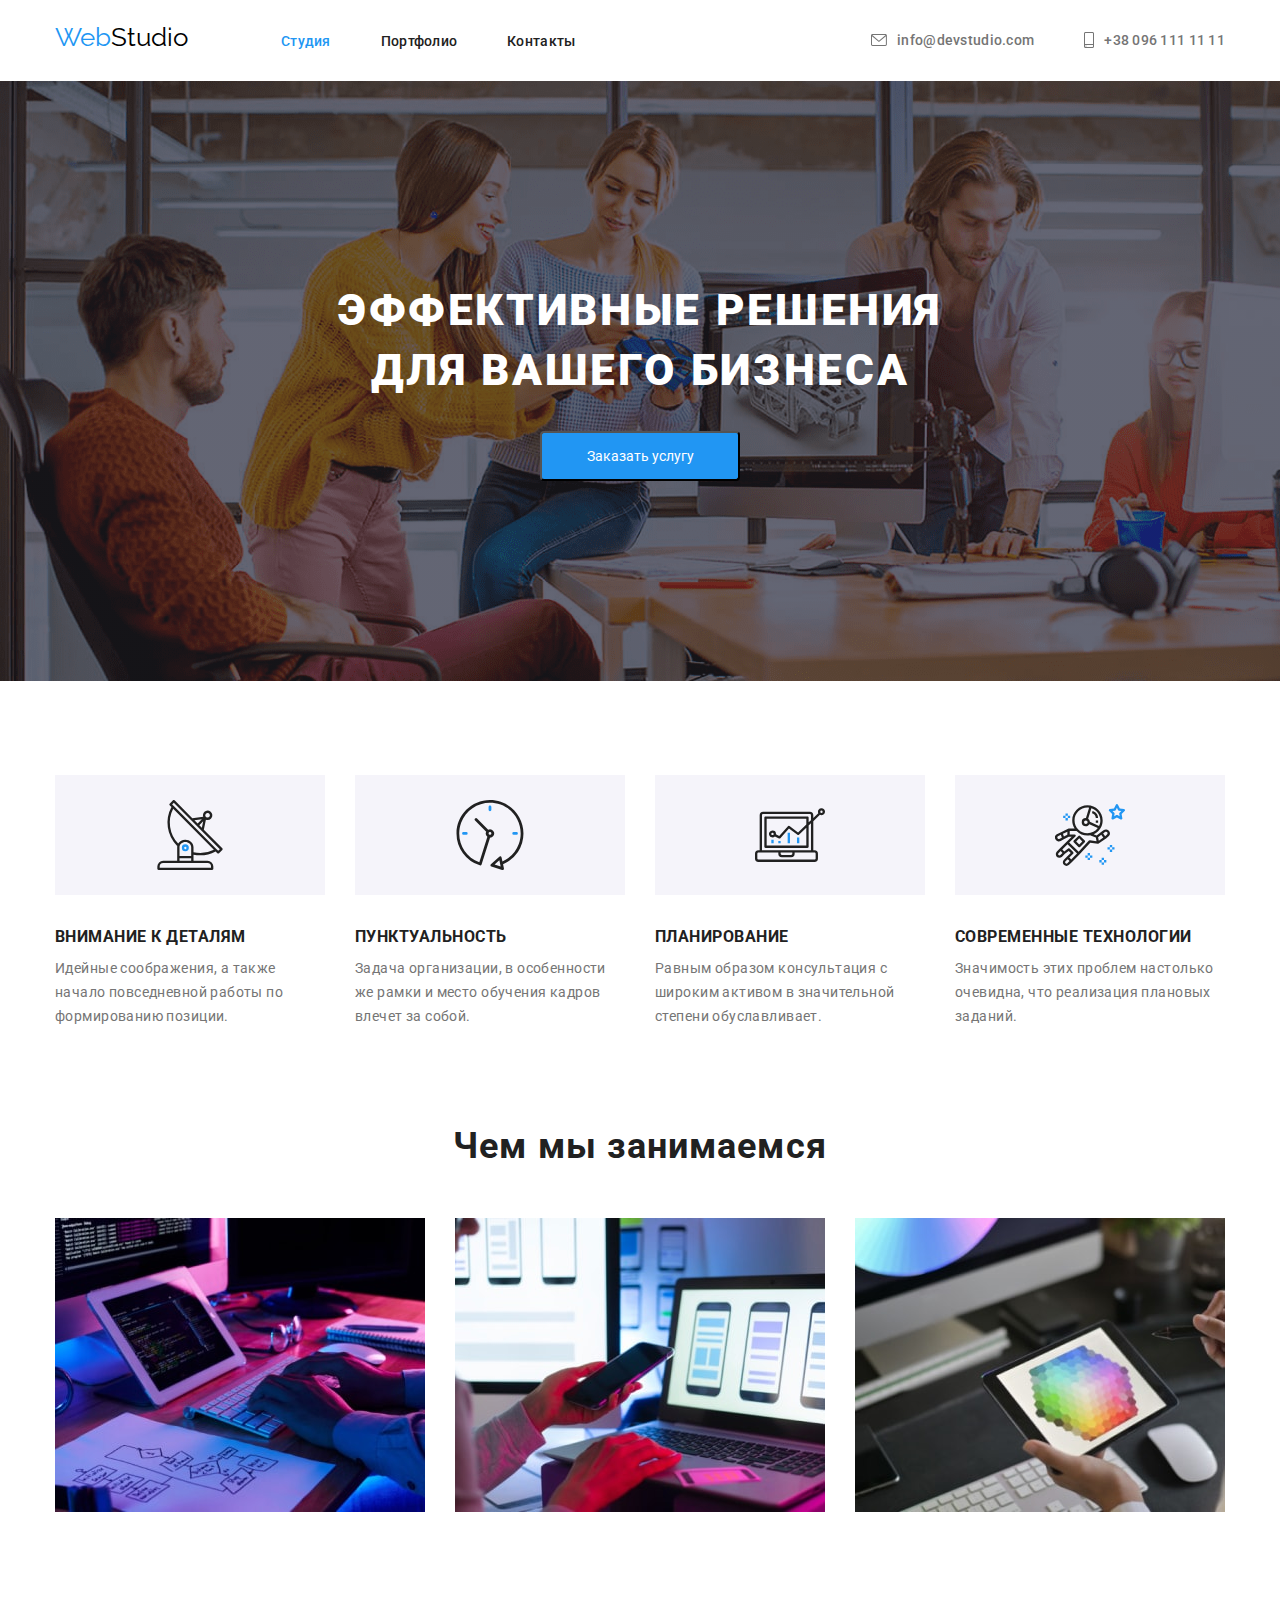
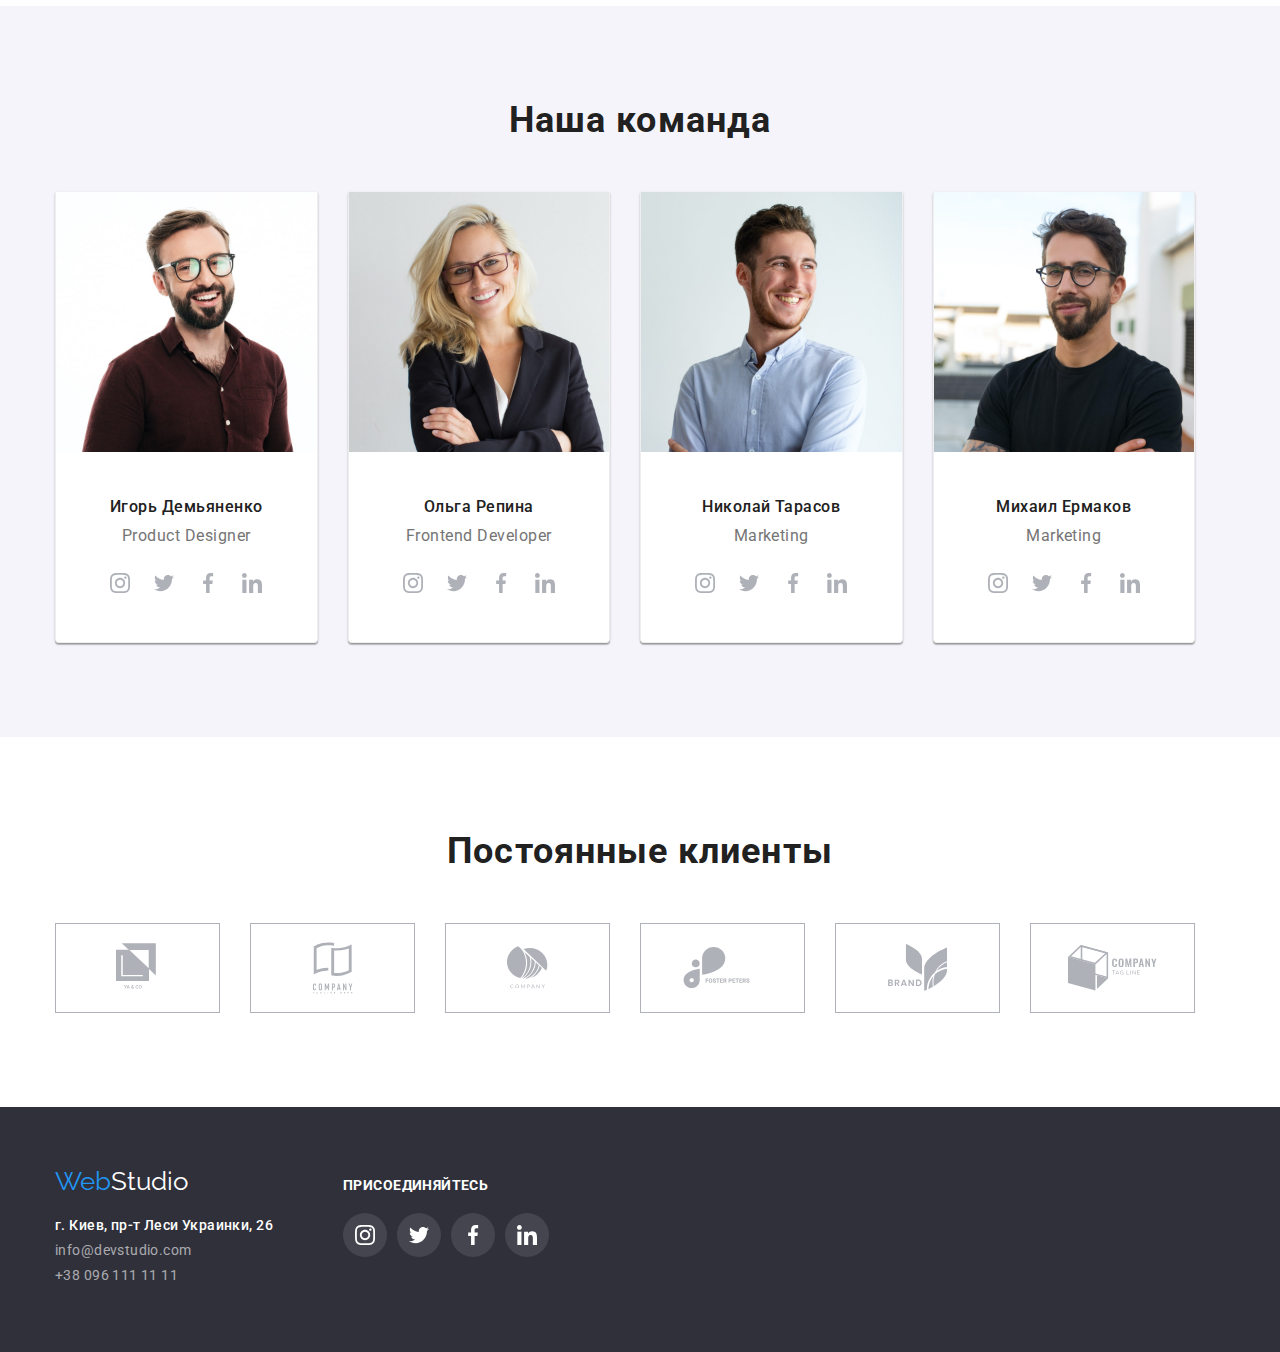
<file: index.html>
<!DOCTYPE html>
<html lang="ru">
  <head>
    <meta charset="UTF-8" />
    <meta name="viewport" content="width=device-width, initial-scale=1.0" />
    <title>WebStudio</title>
    <link
      rel="stylesheet"
      href="https://cdnjs.cloudflare.com/ajax/libs/modern-normalize/1.0.0/modern-normalize.css"
    />
    <link
      href="https://fonts.googleapis.com/css2?family=Raleway:wght@700&family=Roboto:ital,wght@0,400;0,500;0,900;1,700&display=swap"
      rel="stylesheet"
    />
    <link rel="stylesheet" href="./css/styles.css" />
   <header class="header">
     <div class="container">
      <nav class="nav-list link">
        <a
          class="logo"
          href="./index.html"
          aria-label="Логотип Web Studio"
          lang="en"
          ><span class="web-logo">Web</span> <span class="studio-logo">Studio</span></a
        >
        <ul class="header-items list">
          <li class="header-element">
            <a class="header-item link current" href="/">Студия</a>
          </li>
          <li class="header-element">
            <a class="header-item link" href="./portfolio.html">Портфолио</a>
          </li>
          <li class="header-element">
            <a class="header-item link" href="/">Контакты</a>
          </li>
        </ul>
      </nav>
      <ul class="header-contacts list">
        <li class="header-element">
          
          <a class="contacts-item link" href="mailto:info@devstudio.com">
            <svg class="contacts-svg-icon" width="16px" height="12px">
            <use href="./images/sprite/sprite.svg#icon-envelope">
            </use>
          </svg>info@devstudio.com
        </a></li>
        <li>
          <a class="contacts-item link" href="tel:+380961111111">
            <svg class="contacts-svg-icon" width="10px" height="16px">
            <use href="./images/sprite/sprite.svg#icon-smartphone">
            </use>
          </svg>+38 096 111 11 11</a></li>
      </ul>
        </div>
    </header>
    <main>
      <!--HERO-->
      <section class="hero background">
        <div class="container">
        <h1 class="hero-title">Эффективные решения <br />для вашего бизнеса</h1>
        <button type="button" class="button">Заказать услугу</button>
      </div>
      </section>
      <!--OUR ADVANTAGES-->
      <section class="advantages-section section">
        <div class="container">
        <h2 hidden>Наши преимущества</h2>
        <ul class="advantages-list list"> 
          <li class="advantages antenna">
            <h3 class="advantages-title">Внимание к деталям</h3>
            <p class="advantages-text">
              Идейные соображения, а также начало повседневной работы по
              формированию позиции.
            </p>
          </li>
          <li class="advantages clock">
            <h3 class="advantages-title">Пунктуальность</h3>
            <p class="advantages-text">
              Задача организации, в особенности же рамки и место обучения кадров
              влечет за собой.
            </p>
          </li>
          <li class="advantages diagram">
            <h3 class="advantages-title">Планирование</h3>
            <p class="advantages-text">
              Равным образом консультация с широким активом в значительной
              степени обуславливает.
            </p>
          </li>
          <li class="advantages astronaut">
            <h3 class="advantages-title">Современные технологии</h3>
            <p class="advantages-text">
              Значимость этих проблем настолько очевидна, что реализация
              плановых заданий.
            </p>
          </li>
        </ul>
        </div>
      </section>
      <!--SERVICES-->
      <section class="services section">
        <div class="container">
        <h2 class="services-title">Чем мы занимаемся</h2>
        <ul class="services-images list ">
          <li class="services-item">
            <img class="services-image"
              src="./images/services/services-1.jpg"
              alt="Сотрудник печатает"
              width="370"
              height="294"
            />
          </li>
          <li class="services-item">
            <img class="services-image"
             src="./images/services/services-2.jpg"
              alt="Сотрудник смотрит в телефон"
              width="370"
              height="294"
            />
          </li>
          <li class="services-item">
            <img class="services-image"
             src="./images/services/services-3.jpg"
              alt="Сотрудник работает с планшетом"
              width="370"
              height="294"
            />
          </li>
        </ul>
      </section>
      <!--OUR TEAM-->
      <section class="team section">
        <div class="container">
        <h2 class="team-title">Наша команда</h2>
        <ul class="team-list list">
          <li class="team-content">
            <img class="team-image"
              src="./images/our-team/team-1.jpg"
              alt="Игорь Демьяненко"
              width="270"
              height="260"
            />
            <div class="team-element">
            <h3 class="team-member">Игорь Демьяненко</h3>
            <p class="team-position" lang="en">Product Designer</p>
         <ul class="social-links list">
           <li class="social-list-item">
<a class="social-link-item" href="/" alt="Instagram">
  <svg class="social-list-svg">
    <use href="./images/sprite/sprite.svg#icon-instagram">
    </use>
  </svg>
</a>
           </li>
           <li class="social-list-item">
<a class="social-link-item" href="/" alt="Twitter">
  <svg class="social-list-svg">
    <use href="./images/sprite/sprite.svg#icon-twitter">
    </use>
  </svg>
</a><li class="social-list-item">
<a class="social-link-item" href="/" alt="Facebook">
  <svg class="social-list-svg">
    <use href="./images/sprite/sprite.svg#icon-facebook">
    </use>
  </svg>
</a>
<li class="social-list-item">
<a class="social-link-item" href="/" alt="LinkedIn">
  <svg class="social-list-svg">
    <use href="./images/sprite/sprite.svg#icon-linkedin">
    </use>
  </svg>
</a>
         </ul>
          </div>
          </li>
          <li class="team-content">
            <img class="team-image"
              src="./images/our-team/team-2.jpg"
              alt="Ольга Репина"
              width="270"
              height="260"
            />
           <div class="team-element">
            <h3 class="team-member">Ольга Репина</h3>
            <p class="team-position" lang="en">Frontend Developer</p>
          <ul class="social-links list">
           <li class="social-list-item">
<a class="social-link-item" href="/" alt="Instagram">
  <svg class="social-list-svg">
    <use href="./images/sprite/sprite.svg#icon-instagram">
    </use>
  </svg>
</a>
           </li>
           <li class="social-list-item">
<a class="social-link-item" href="/" alt="Twitter">
  <svg class="social-list-svg">
    <use href="./images/sprite/sprite.svg#icon-twitter">
    </use>
  </svg>
</a><li class="social-list-item">
<a class="social-link-item" href="/" alt="Facebook">
  <svg class="social-list-svg">
    <use href="./images/sprite/sprite.svg#icon-facebook">
    </use>
  </svg>
</a>
<li class="social-list-item">
<a class="social-link-item" href="/" alt="LinkedIn">
  <svg class="social-list-svg">
    <use href="./images/sprite/sprite.svg#icon-linkedin">
    </use>
  </svg>
</a>
         </ul>
          </div>
          </li>
          <li class="team-content">
            <img class="team-image"
              src="./images/our-team/team-3.jpg"
              alt="Николай Тарасов"
              width="270"
              height="260"
            />
            <div class="team-element">
            <h3 class="team-member">Николай Тарасов</h3>
            <p class="team-position" lang="en">Marketing</p>
           <ul class="social-links list">
           <li class="social-list-item">
<a class="social-link-item" href="/" alt="Instagram">
  <svg class="social-list-svg">
    <use href="./images/sprite/sprite.svg#icon-instagram">
    </use>
  </svg>
</a>
           </li>
           <li class="social-list-item">
<a class="social-link-item" href="/" alt="Twitter">
  <svg class="social-list-svg">
    <use href="./images/sprite/sprite.svg#icon-twitter">
    </use>
  </svg>
</a><li class="social-list-item">
<a class="social-link-item" href="/" alt="Facebook">
  <svg class="social-list-svg">
    <use href="./images/sprite/sprite.svg#icon-facebook">
    </use>
  </svg>
</a>
<li class="social-list-item">
<a class="social-link-item" href="/" alt="LinkedIn">
  <svg class="social-list-svg">
    <use href="./images/sprite/sprite.svg#icon-linkedin">
    </use>
  </svg>
</a>
         </ul>  
          </div>
          </li>
          <li class="team-content">
            <img class="team-image"
              src="./images/our-team/team-4.jpg"
              alt="Михаил Ермаков"
              width="270"
              height="260"
            />
            <div class="team-element">
            <h3 class="team-member">Михаил Ермаков</h3>
            <p class="team-position" lang="en">Marketing</p>
           <ul class="social-links list">
           <li class="social-list-item">
<a class="social-link-item" href="/" alt="Instagram">
  <svg class="social-list-svg">
    <use href="./images/sprite/sprite.svg#icon-instagram">
    </use>
  </svg>
</a>
           </li>
           <li class="social-list-item">
<a class="social-link-item" href="/" alt="Twitter">
  <svg class="social-list-svg">
    <use href="./images/sprite/sprite.svg#icon-twitter">
    </use>
  </svg>
</a>
</li>
<li class="social-list-item">
<a class="social-link-item" href="/" alt="Facebook">
  <svg class="social-list-svg">
    <use href="./images/sprite/sprite.svg#icon-facebook">
    </use>
  </svg>
</a></li>
<li class="social-list-item">
<a class="social-link-item" href="/" alt="LinkedIn">
  <svg class="social-list-svg">
    <use href="./images/sprite/sprite.svg#icon-linkedin">
    </use>
  </svg>
</a></li>
         </ul>  
          </div>
          </li>
        </ul>
        </div>
      </section>
<!--OUR CLIENTS-->  
      <section class="clients section">
        <div class="container">
          <h2 class="clients-title">Постоянные клиенты</h2>
          <ul class="clients-list list">
            <li class="clients-item">
              <a class="clients-link" href="">
        <svg class="clients-logo" width="44" height="49">
          <use href="./images/sprite/sprite.svg#icon-logo-1"></use>
        </svg>
        </a>
            </li>
            <li class="clients-item">
               <a class="clients-link" href="">
        <svg class="clients-logo" width="40" height="52">
          <use href="./images/sprite/sprite.svg#icon-logo-2"></use>
        </svg>
        </a>
            </li>
            <li class="clients-item">
               <a class="clients-link" href="">
        <svg class="clients-logo" width="41" height="43">
          <use href="./images/sprite/sprite.svg#icon-logo-3"></use>
        </svg>
        </a>
            </li>
            <li class="clients-item">
               <a class="clients-link" href="">
        <svg class="clients-logo" width="80" height="42">
          <use href="./images/sprite/sprite.svg#icon-logo-4"></use>
        </svg>
        </a>
            </li>
            <li class="clients-item">
              <a class="clients-link" href="">
        <svg class="clients-logo" width="59" height="47">
          <use href="./images/sprite/sprite.svg#icon-logo-5"></use>
        </svg>
        </a>
            </li>
            <li class="clients-item">
               <a class="clients-link" href="">
        <svg class="clients-logo" width="89" height="46">
          <use href="./images/sprite/sprite.svg#icon-logo-6"></use>
        </svg>
        </a>
            </li>
          </ul>
        </div>

      </section>
    
    </main>
    
     <footer class="contacts background">
        <div class="container">
          <section class="section-details">
      
          
        <a class="footer-logo" href="./index.html" aria-label="Логотип Web Studio" lang="en"
          ><span class="web-logo">Web</span>
          <span class="studio-footer">Studio</span></a
        >
        <address>
          <ul>
          <li class="footer-address list"><a class="address link" 
            href="https://www.google.com/maps/place/Lesi+Ukrainky+Blvd,+26,+Kyiv,+Ukraine,+02000/@50.4265807,30.5361971,17z/data=!3m1!4b1!4m5!3m4!1s0x40d4cf0e033ecbe9:0x57a4dffefec77da0!8m2!3d50.4265807!4d30.5383858"
            >г. Киев, пр-т Леси Украинки, 26</a
          ></li>

         <li class="footer-address list"><a class="contact-details link" href="mailto:info@devstudio.com">info@devstudio.com</a></li>
          <li class="footer-address list"><a class="contact-details link" href="tel:+380961111111">+38 096 111 11 11</a></li>
        </ul>
        </address>
        </section>
        <div class="join-us">
          <b class="join-us-title">присоединяйтесь</b>
          <ul class="footer-social-links list">
            <li class="footer-list-item">
<a class="footer-social-link" href="/" alt="Instagram">
  <svg class="footer-social-svg">
    <use href="./images/sprite/sprite.svg#icon-instagram">
    </use>
  </svg>
</a>
            </li>
           <li class="footer-list-item">
<a class="footer-social-link" href="/" alt="Twitter">
  <svg class="footer-social-svg">
    <use href="./images/sprite/sprite.svg#icon-twitter">
    </use>
  </svg>
</a></li>
<li class="footer-list-item">
<a class="footer-social-link" href="/" alt="Facebook">
  <svg class="footer-social-svg">
    <use href="./images/sprite/sprite.svg#icon-facebook">
    </use>
  </svg>
</a></li>
<li class="footer-list-item">
<a class="footer-social-link" href="/" alt="LinkedIn">
  <svg class="footer-social-svg">
    <use href="./images/sprite/sprite.svg#icon-linkedin">
    </use>
  </svg>
</a></li>
          </ul>
        </div>
        </div>
      </footer>
  </body>
</html>
</file>
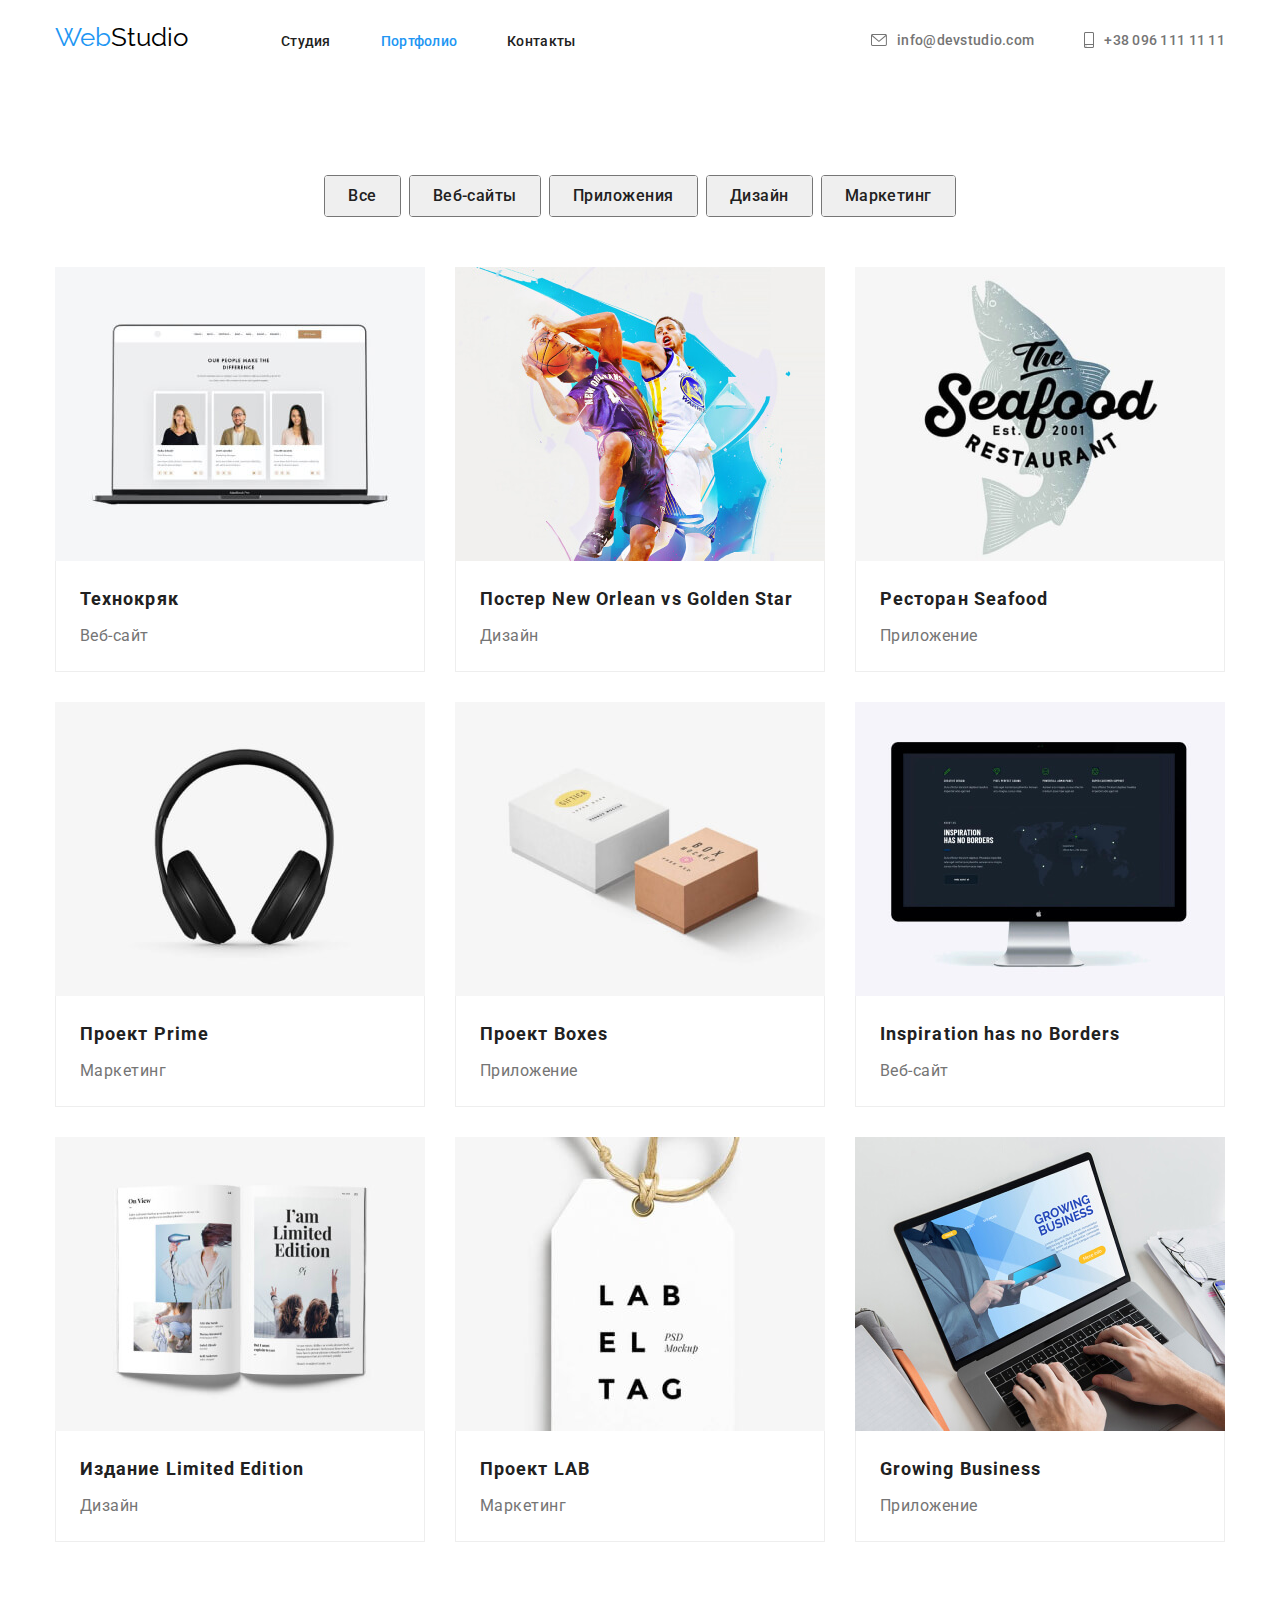
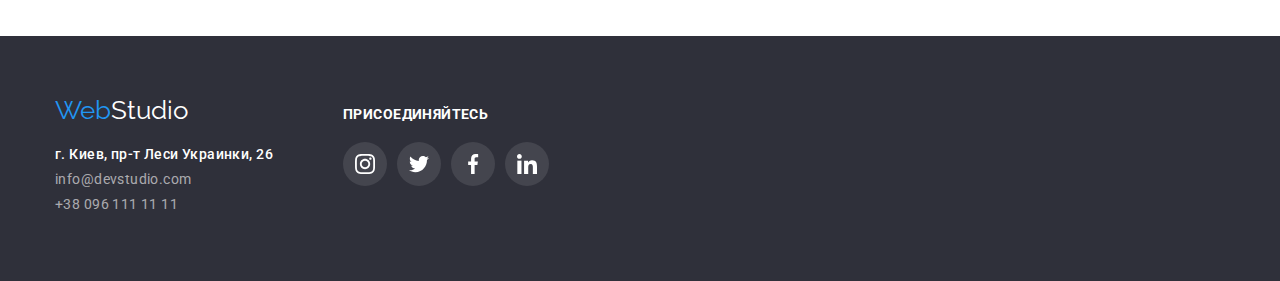
<file: portfolio.html>
<!DOCTYPE html>
<html lang="ru">
  <head>
    <meta charset="UTF-8" />
    <meta name="viewport" content="width=device-width, initial-scale=1.0" />
    <title>Portfolio</title>
    <link
      rel="stylesheet"
      href="https://cdnjs.cloudflare.com/ajax/libs/modern-normalize/1.0.0/modern-normalize.css"
    />
    <link
      href="https://fonts.googleapis.com/css2?family=Raleway:wght@700&family=Roboto:ital,wght@0,400;0,500;0,900;1,700&display=swap"
      rel="stylesheet"
    />
    <link rel="stylesheet" href="./css/styles.css" />
  </head>
  <body>
    <!--HEADER-->
    <header class="header">
      <div class="container">
        <nav class="nav-list link">
          <a
            class="logo"
            href="./index.html"
            aria-label="Логотип Web Studio"
            lang="en"
            ><span class="web-logo">Web</span>
            <span class="studio-logo">Studio</span></a
          >
          <ul class="header-items list">
            <li class="header-element">
              <a class="header-item link" href="/">Студия</a>
            </li>
            <li class="header-element">
              <a class="header-item link current" href="./portfolio.html"
                >Портфолио</a
              >
            </li>
            <li class="header-element">
              <a class="header-item link" href="/">Контакты</a>
            </li>
          </ul>
        </nav>
        <ul class="header-contacts list">
          <li class="header-element">
            <a class="contacts-item link" href="mailto:info@devstudio.com">
              <svg class="contacts-svg-icon" width="16px" height="12px">
                <use href="./images/sprite/sprite.svg#icon-envelope"></use></svg
              >info@devstudio.com
            </a>
          </li>
          <li>
            <a class="contacts-item link" href="tel:+380961111111">
              <svg class="contacts-svg-icon" width="10px" height="16px">
                <use
                  href="./images/sprite/sprite.svg#icon-smartphone"
                ></use></svg
              >+38 096 111 11 11</a
            >
          </li>
        </ul>
      </div>
    </header>
    <!--PORTFOLIO NAV SECTION-->
    <main>
      <section class="portfolio section container">
        <h1 hidden>Portfolio</h1>
        <ul class="button-items list">
          <li class="button-element link">
            <button type="button" class="button-title list">Все</button>
          </li>
          <li class="button-element link">
            <button type="button" class="button-title list">Веб-сайты</button>
          </li>
          <li class="button-element link">
            <button type="button" class="button-title list">Приложения</button>
          </li>
          <li class="button-element link">
            <button type="button" class="button-title list">Дизайн</button>
          </li>
          <li class="button-element link">
            <button type="button" class="button-title list">Маркетинг</button>
          </li>
        </ul>
        <!-- PORTFOLIO IMAGES-->
        <ul class="portfolio-list list">
          <li class="portfolio-element">
            <a class="portfolio-title link" href="/">
              <img
                src="./images/portfolio/img-2.jpg"
                alt="Технокряк Вебсайт"
                width="370"
                height="294"
              />
              <div class="portfolio-content">
                <h2 class="portfolio-name">Технокряк</h2>
                <p class="portfolio-item">Веб-сайт</p>
              </div>
            </a>
          </li>
          <li class="portfolio-element">
            <a class="portfolio-title link" href="">
              <img
                src="./images/portfolio/img-3.jpg"
                alt="Постер Баскетбольных Команд"
                width="370"
                height="294"
              />
              <div class="portfolio-content">
                <h2 class="portfolio-name">
                  Постер <span lang="en">New Orlean vs Golden Star</span>
                </h2>
                <p class="portfolio-item">Дизайн</p>
              </div>
            </a>
          </li>
          <li class="portfolio-element">
            <a class="portfolio-title link" href="">
              <img
                src="./images/portfolio/img-4.jpg"
                alt="Логотип Ресторана"
                width="370"
                height="294"
              />
              <div class="portfolio-content">
                <h2 class="portfolio-name">
                  Ресторан <span lang="en">Seafood</span>
                </h2>
                <p class="portfolio-item">Приложение</p>
              </div>
            </a>
          </li>
          <li class="portfolio-element">
            <a class="portfolio-title link" href="">
              <img
                src="./images/portfolio/img-5.jpg"
                alt="Наушники"
                width="370"
                height="294"
              />
              <div class="portfolio-content">
                <h2 class="portfolio-name">
                  Проект <span lang="en">Prime </span>
                </h2>
                <p class="portfolio-item">Маркетинг</p>
              </div>
            </a>
          </li>
          <li class="portfolio-element">
            <a class="portfolio-title link" href="">
              <img
                src="./images/portfolio/img-6.jpg"
                alt="Коробки"
                width="370"
                height="294"
              />
              <div class="portfolio-content">
                <h2 class="portfolio-name">
                  Проект <span lang="en">Boxes </span>
                </h2>
                <p class="portfolio-item">Приложение</p>
              </div>
            </a>
          </li>
          <li class="portfolio-element">
            <a class="portfolio-title link" href="">
              <img
                src="./images/portfolio/img-7.jpg"
                alt="Компьютер"
                width="370"
                height="294"
              />
              <div class="portfolio-content">
                <h2 class="portfolio-name" lang="en">
                  Inspiration has no Borders
                </h2>
                <p class="portfolio-item">Веб-сайт</p>
              </div>
            </a>
          </li>
          <li class="portfolio-element">
            <a class="portfolio-title link" href="">
              <img
                src="./images/portfolio/img-8.jpg"
                alt="Журнал"
                width="370"
                height="294"
              />
              <div class="portfolio-content">
                <h2 class="portfolio-name">
                  Издание <span lang="en">Limited Edition </span>
                </h2>
                <p class="portfolio-item">Дизайн</p>
              </div>
            </a>
          </li>
          <li class="portfolio-element">
            <a class="portfolio-title link" href="">
              <img
                src="./images/portfolio/img-9.jpg"
                alt="Лэйбел"
                width="370"
                height="294"
              />
              <div class="portfolio-content">
                <h2 class="portfolio-name">
                  Проект <span lang="en">LAB </span>
                </h2>
                <p class="portfolio-item">Маркетинг</p>
              </div>
            </a>
          </li>
          <li class="portfolio-element">
            <a class="portfolio-title link" href="">
              <img
                src="./images/portfolio/img-10.jpg"
                alt="Человек Печатает на Компьютере"
                width="370"
                height="294"
              />
              <div class="portfolio-content">
                <h2 class="portfolio-name" lang="en">Growing Business</h2>
                <p class="portfolio-item">Приложение</p>
              </div>
            </a>
          </li>
        </ul>
      </section>
    </main>
    <!--CONTACTS-->
    <footer class="contacts background">
      <div class="container">
        <section class="section-details">
          <a
            class="footer-logo"
            href="./index.html"
            aria-label="Логотип Web Studio"
            lang="en"
            ><span class="web-logo">Web</span>
            <span class="studio-footer">Studio</span></a
          >
          <address>
            <ul>
              <li class="footer-address list">
                <a
                  class="address link"
                  href="https://www.google.com/maps/place/Lesi+Ukrainky+Blvd,+26,+Kyiv,+Ukraine,+02000/@50.4265807,30.5361971,17z/data=!3m1!4b1!4m5!3m4!1s0x40d4cf0e033ecbe9:0x57a4dffefec77da0!8m2!3d50.4265807!4d30.5383858"
                  >г. Киев, пр-т Леси Украинки, 26</a
                >
              </li>

              <li class="footer-address list">
                <a class="contact-details link" href="mailto:info@devstudio.com"
                  >info@devstudio.com</a
                >
              </li>
              <li class="footer-address list">
                <a class="contact-details link" href="tel:+380961111111"
                  >+38 096 111 11 11</a
                >
              </li>
            </ul>
          </address>
        </section>
        <div class="join-us">
          <b class="join-us-title">присоединяйтесь</b>
          <ul class="footer-social-links list">
            <li class="footer-list-item">
              <a class="footer-social-link" href="/" alt="Instagram">
                <svg class="footer-social-svg">
                  <use href="./images/sprite/sprite.svg#icon-instagram"></use>
                </svg>
              </a>
            </li>
            <li class="footer-list-item">
              <a class="footer-social-link" href="/" alt="Twitter">
                <svg class="footer-social-svg">
                  <use href="./images/sprite/sprite.svg#icon-twitter"></use>
                </svg>
              </a>
            </li>
            <li class="footer-list-item">
              <a class="footer-social-link" href="/" alt="Facebook">
                <svg class="footer-social-svg">
                  <use href="./images/sprite/sprite.svg#icon-facebook"></use>
                </svg>
              </a>
            </li>
            <li class="footer-list-item">
              <a class="footer-social-link" href="/" alt="LinkedIn">
                <svg class="footer-social-svg">
                  <use href="./images/sprite/sprite.svg#icon-linkedin"></use>
                </svg>
              </a>
            </li>
          </ul>
        </div>
      </div>
    </footer>
  </body>
</html>
</file>
<file: css/styles.css>
:root {
  /* Fonts */
  --main-font: "Roboto", sans-serif;
  --logo-font: "Raleway", sans-serif;
  /* Colors */
  --white-color: #ffffff;
  --black-color: #000000;
  --title-text-color: #212121;
  --primary-text-color: #757575;
  --section-background-color: #2f303a;
  --team-background-color: #f5f4fa;
  --accent-color: #2196f3;
  --active-links-color: #3c20f3;
  --contact-details-color: rgba(255, 255, 255, 0.6);
  --border-color: #eeeeee;
  --border-bottom-color: #ececec;
  --gradient-color: rgba(47, 48, 58, 0.4);
  --social-links-color: #afb1b8;
  --footer-social-links: rgba(255, 255, 255, 0.1);
}
*,
*::before,
*::after {
  margin: 0;
  padding: 0;
}
body {
  background-color: var(--white-color);
  font-family: var(--main-font);
  font-size: 14px;
}
img {
  display: block;
  width: 100%;
  height: auto;
}
.list {
  list-style: none;
}
.link {
  text-decoration: none;
}
.address {
  font-style: normal;
}
.container {
  width: 1200px;
  padding: 0 15px;
  margin: 0 auto;
}
.section {
  padding-top: 94px;
  padding-bottom: 94px;
}

/* ======== LOGO ======== */

.logo {
  font-family: var(--logo-font);

  display: flex;
  margin-right: 93px;

  font-size: 26px;
  text-decoration: none;
}
.footer-logo {
  font-family: var(--logo-font);

  display: flex;

  font-size: 26px;
  text-decoration: none;
  margin-bottom: 20px;
}
.web-logo {
  color: var(--accent-color);
}
.studio-logo {
  color: var(--black-color);
}
.studio-footer {
  color: var(--white-color);
}
.background {
  background-color: var(--section-background-color);
}

/* ======== END LOGO ======== */
/* ====== HEADER NAVIGATION LIST =======*/
.header .container {
  display: flex;
  align-items: baseline;
}
.header-bottom .container {
  display: flex;
  align-items: center;
  border-bottom: 1px solid var(--border-bottom-color);
}
.header-item {
  color: var(--title-text-color);

  font-weight: 500;
  line-height: 1.142;
  letter-spacing: 0.02em;
}
.header-element {
  display: flex;
  margin-right: 50px;
}
.header-element:not(last-child) {
  margin-right: 50px;
}
.header-item:hover,
.header-item:focus,
.contacts-item:hover,
.contacts-item:focus {
  color: var(--accent-color);
}
.header-item:active {
  color: var(--active-links-color);
}
.header-items {
  display: flex;
  align-items: center;
}
.header-items .link.current {
  color: var(--accent-color);
}
.nav-list {
  display: flex;
  align-items: baseline;
}

.header-contacts {
  display: flex;
  align-items: center;
  margin-left: auto;
}
.contacts-item {
  color: var(--primary-text-color);

  font-weight: 500;
  letter-spacing: 0.02em;
}
.contacts-svg-icon {
  display: flex;
  align-self: center;
  margin-right: 10px;
}
.contacts-item .contacts-svg-icon {
  fill: var(--primary-text-color);
}
.contacts-item:hover .contacts-svg-icon,
.contacts-item:focus .contacts-svg-icon {
  fill: var(--accent-color);
}
.nav-list .link,
.header-contacts .link {
  display: flex;
  padding-top: 32px;
  padding-bottom: 32px;
}

/* ====== END HEADER NAVIGATION LIST =======*/
/* ======== HERO ======== */
.hero {
  margin: 0 auto;
  max-width: 1600px;
  background-image: linear-gradient(
      var(--gradient-color),
      var(--gradient-color)
    ),
    url("../images/hero/hero.png");
}
.hero .container {
  text-align: center;
  padding-top: 200px;
  padding-bottom: 200px;
}
.hero-title {
  color: var(--white-color);

  font-weight: 900;
  font-size: 44px;
  line-height: 1.363;
  letter-spacing: 0.06em;

  text-align: center;
  text-transform: uppercase;
}
/* ======== END HERO ======== */
/* ======== BUTTON ======== */

.button {
  background-color: var(--accent-color);
  color: var(--white-color);

  min-width: 200px;
  height: 50px;
  border-radius: 4px;
  padding: 10px 32px;
  margin-top: 30px;
}
/* ======== END BUTTON ======== */
/* ======= OUR ADVANTAGES ======== */

.advantages-section {
  padding-bottom: 0;
}
.advantages .container {
  display: flex;
  text-align: center;
}
.advantages-list {
  display: flex;
  text-align: left;
}

.advantages-title {
  color: var(--title-text-color);

  font-weight: 700;
  line-height: 1.142;
  letter-spacing: 0.03em;
  margin-bottom: 10px;

  text-transform: uppercase;
}
.advantages-item {
  width: 270px;
  margin-right: 30px;
}
.advantages-item:nth-child(n + 4) {
  margin-right: 0;
}
.advantages::before {
  display: inline-block;
  content: "";
  width: 270px;
  height: 120px;
  background-color: var(--team-background-color);
  margin-bottom: 30px;

  background-repeat: no-repeat;
  background-position: center;
}
.antenna::before {
  background-image: url(../images/sprite/antenna.svg);
}
.clock::before {
  background-image: url(../images/sprite/clock.svg);
}
.diagram::before {
  background-image: url(../images/sprite/diagram.svg);
}
.astronaut::before {
  background-image: url(../images/sprite/astronaut.svg);
}
.advantages-text {
  color: var(--primary-text-color);

  font-weight: 400;
  line-height: 1.714;
  letter-spacing: 0.03em;
  width: 270px;
  height: 75px;
  margin-right: 30px;
}
/* ======= END OUR ADVANTAGES ======== */
/* ======= SERVICES ======= */

.services .container {
  display: block;
}

.services-images {
  display: flex;
  font-size: 0;
}
.services-item {
  display: flex;
  margin-right: 30px;
}
.services-item:nth-child(3n) {
  margin-right: 0;
}
.services-title {
  color: var(--title-text-color);

  font-weight: 700;
  font-size: 36px;
  line-height: 1.166;
  text-align: center;
  letter-spacing: 0.03em;
  margin-bottom: 50px;
}
/* ======= END SERVICES ======= */
/* ======== OUR TEAM ========*/
.team {
  background-color: var(--team-background-color);
}
.team-list {
  display: flex;
  align-items: center;
}
.team-element {
  padding: 15px 30px;
}
.team-title {
  color: var(--title-text-color);

  font-weight: 700;
  font-size: 36px;
  line-height: 1.166;
  text-align: center;
  letter-spacing: 0.03em;
  margin-bottom: 50px;
}
.team-image {
  display: flex;
  width: 270px;
  margin-bottom: 30px;
}
.team-image:nth-child(4n) {
  margin: 0;
}
.team-content {
  background: var(--white-color);

  box-sizing: border-box;
  border-left: 1px solid var(--border-color);
  border-right: 1px solid var(--border-color);
  border-bottom: 1px solid var(--border-color);
  border-radius: 0px 0px 4px 4px;
  overflow: hidden;
  box-shadow: 0px 1px 3px rgba(0, 0, 0, 0.12), 0px 1px 1px rgba(0, 0, 0, 0.14),
    0px 2px 1px rgba(0, 0, 0, 0.2);
  border-radius: 0px 0px 4px 4px;

  margin-right: 30px;
}
.team-member {
  color: var(--title-text-color);

  font-weight: 500;
  font-size: 16px;
  line-height: 1.187;
  letter-spacing: 0.03em;

  text-align: center;
  margin-bottom: 10px;
}
.team-position {
  color: var(--primary-text-color);

  font-weight: 400;
  font-size: 16px;
  line-height: 1.187;
  letter-spacing: 0.03em;

  text-align: center;
  margin-bottom: 16px;
}
.social-links {
  display: flex;
  justify-content: center;
  padding-bottom: 22px;
}
.social-link-item {
  display: flex;
  justify-content: center;
  align-items: center;
  background-color: var(--white-color);
  border-radius: 50%;
  width: 44px;
  height: 44px;
}
.social-list-svg {
  width: 20px;
  height: 20px;
  fill: var(--social-links-color);
}
.social-list-item:hover .social-list-svg,
.social-list-item:focus .social-list-svg {
  fill: var(--white-color);
}
.social-link-item:hover,
.social-link-item:focus {
  background-color: var(--accent-color);
}

/* ======== END OUR TEAM ========*/
/* ======== CLIENTS ==========*/
.clients-title {
  color: var(--title-text-color);

  font-weight: 700;
  font-size: 36px;
  line-height: 1.166;
  text-align: center;
  letter-spacing: 0.03em;
  margin-bottom: 50px;
}
.clients-list {
  display: flex;
}
.clients-link {
  display: flex;
}

.clients-item {
  display: flex;
  justify-content: center;
  align-items: center;
  border: 1px solid var(--social-links-color);
  margin-right: 30px;

  width: 170px;
  height: 90px;
}
.clients-logo {
  display: flex;

  fill: var(--social-links-color);
}
.clients-item:hover .clients-logo,
.clients-item:focus .clients-logo {
  fill: var(--accent-color);
}
.clients-item:hover,
.clients-item:focus {
  border-color: var(--accent-color);
  fill: var(--accent-color);
}
.clients-item:not(last-child) {
  margin-right: 30px;
}
/* ======== END CLIENTS ========== */
/* ======== PORTFOLIO ======== */
.button-items {
  display: flex;
  justify-content: center;
  margin-bottom: 50px;
}
.button-title {
  color: var(--title-text-color);

  font-weight: 500;
  font-size: 16px;
  line-height: 1.625;
  letter-spacing: 0.03em;

  text-align: center;
  padding: 6px 22px;
}

.button-title:hover,
.button-title:focus {
  background-color: var(--accent-color);
  color: var(--white-color);
}
.button-element {
  margin-right: 8px;

  box-sizing: border-box;
  border-radius: 4px;
  overflow: hidden;
}
.button-element:last-child {
  margin: 0;
}
.button-element .link {
  display: block;

  padding-top: 54px;
  padding-bottom: 54px;
}
.portfolio .container {
  display: flex;
  align-items: center;
}
.portfolio-list {
  display: flex;

  flex-wrap: wrap;
}
.portfolio-name {
  color: var(--title-text-color);

  font-weight: 700;
  font-size: 18px;
  line-height: 2;
  letter-spacing: 0.06em;

  margin-bottom: 4px;
}
.portfolio-item {
  color: var(--primary-text-color);

  font-weight: normal;
  font-size: 16px;
  line-height: 1.875;
  letter-spacing: 0.03em;
}
.portfolio-element {
  background: var(--white-color);

  display: flex;

  width: 370px;
  margin-right: 30px;
  margin-bottom: 30px;
}
.portfolio-element:nth-child(3n) {
  margin-right: 0;
}
.portfolio-element:nth-last-child(-n + 3) {
  margin-bottom: 0;
}
.portfolio-title:hover,
.portfolio-title:focus {
  box-shadow: 0px 1px 1px rgba(0, 0, 0, 0.12), 0px 4px 4px rgba(0, 0, 0, 0.06),
    1px 4px 6px rgba(0, 0, 0, 0.16);
}
.portfolio-content {
  padding: 20px 24px;

  box-sizing: border-box;
  border-left: 1px solid var(--border-color);
  border-right: 1px solid var(--border-color);
  border-bottom: 1px solid var(--border-color);
}
.portfolio-name:hover,
.portfolio-name:focus {
  color: var(--accent-color);
}
/* ======== END PORTFOLIO ======== */
/* ======= CONTACTS ========= */

.contacts .container {
  display: flex;
  align-items: baseline;
  margin-left: auto;
  margin-right: auto;
  padding-top: 60px;
  padding-bottom: 60px;
}
.section-details {
  display: block;
}
.address {
  color: var(--white-color);

  font-weight: 500;
  letter-spacing: 0.03em;
  padding-top: 20px;
}
.address:hover,
.address:focus {
  color: var(--accent-color);
}
.footer-address {
  margin-bottom: 9px;
}
.contact-details {
  color: var(--contact-details-color);

  font-style: normal;
  font-weight: 400;
  letter-spacing: 0.03em;
}
.contact-details:hover,
.contact-details:focus {
  color: var(--accent-color);
}
/* ======= END CONTACTS ========= */
/* ======= JOIN US ========= */
.join-us {
  margin-left: 70px;
}
.join-us-title {
  display: flex;
  color: var(--white-color);
  font-weight: 700;
  font-size: 14px;
  letter-spacing: 0.03em;
  text-transform: uppercase;
  padding-bottom: 20px;
  font-style: none;
}
.footer-social-links {
  display: flex;
  align-items: center;
}

.footer-social-link {
  display: flex;
  justify-content: center;
  align-items: center;
  background-color: var(--footer-social-links);
  border-radius: 50%;
  width: 44px;
  height: 44px;
}
.footer-list-item {
  margin-left: 10px;
}
.footer-list-item:first-child {
  margin-left: 0px;
}
.footer-social-svg {
  width: 20px;
  height: 20px;
  fill: var(--white-color);
}
.footer-social-link:hover,
.footer-social-link:focus {
  background-color: var(--accent-color);
}
.social-list-item:hover .footer-social-svg,
.social-list-item:focus .social-list-svg {
  fill: var(--white-color);
}
/* ======= END JOIN US ========= */
</file>
